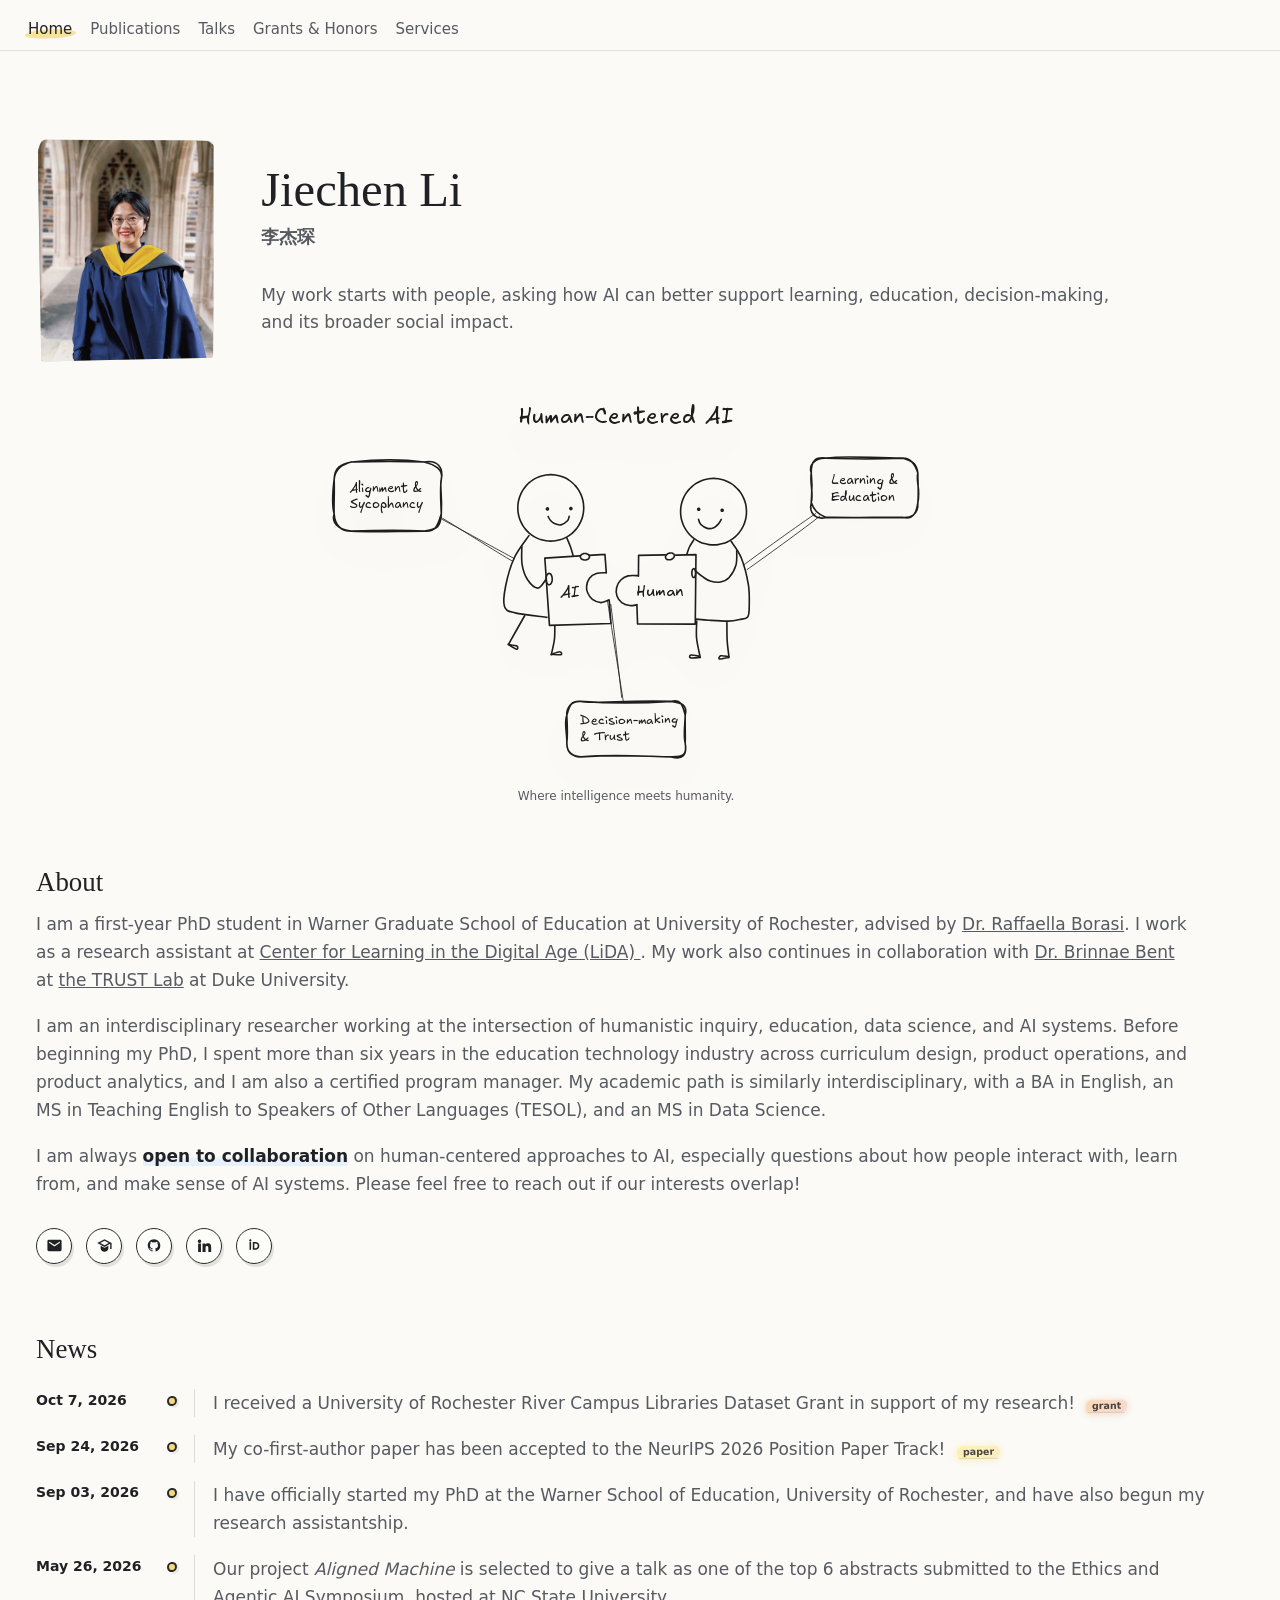
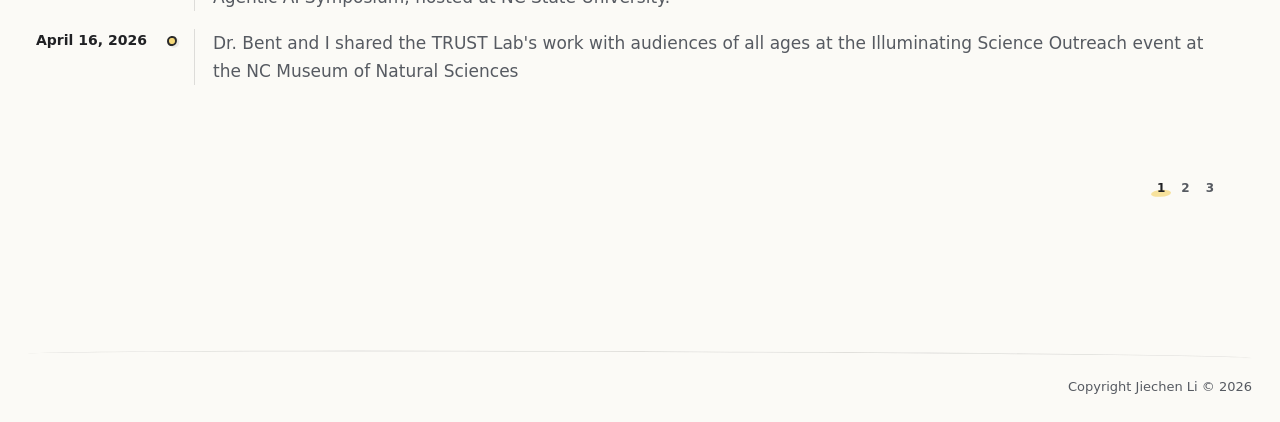
<file: index.html>
<!DOCTYPE html>
<html lang="en">

<head>
  <meta charset="UTF-8" />
  <meta name="viewport" content="width=device-width, initial-scale=1" />
  <title>Jiechen Li - Academic Homepage</title>
  <link rel="icon" href="assets/favicon.png" type="image/png" />
  <link rel="stylesheet" href="styles.css?v=29" />
</head>

<body>
  <header class="top-nav">
    <nav class="top-nav-links" aria-label="Primary navigation">
      <a href="index.html" class="active">Home</a>
      <a href="publications.html">Publications</a>
      <a href="talks.html">Talks</a>
      <a href="honors.html">Grants &amp; Honors</a>
      <a href="services.html">Services</a>
    </nav>
  </header>

  <main>
    <section class="hero">
      <div class="hero-copy">
        <div class="hero-identity">
          <div class="hero-photo">
            <img src="assets/profile.jpg" alt="Jiechen Li" />
          </div>
          <div class="hero-text">
            <h1>Jiechen Li<br /><span>李杰琛</span></h1>
            <p class="hero-statement">
              My work starts with people, asking how AI can better support learning, education, decision-making, and its
              broader social impact.
            </p>
          </div>
        </div>
      </div>

      <figure class="research-sketch" aria-label="Hand-drawn research map">
        <img src="assets/research_interests.svg" alt="Hand-drawn research interests map" />
        <figcaption>Where intelligence meets humanity.</figcaption>
      </figure>
    </section>

    <section class="intro-grid" aria-label="About">
      <article class="intro-block">
        <h2>About</h2>
        <p>
          I am a first-year PhD student in Warner Graduate School of Education
          at University of Rochester, advised by
          <a href="https://www.warner.rochester.edu/directory/raffaella-borasi" target="_blank" rel="noreferrer">
            Dr. Raffaella Borasi</a>.
          I work as a research assistant at
          <a href="https://www.rochester.edu/warner/lida/" target="_blank" rel="noreferrer">
            Center for Learning in the Digital Age (LiDA)
          </a>.
          My work also continues in collaboration with
          <a href="https://scholars.duke.edu/person/brinnae.bent" target="_blank" rel="noreferrer">
            Dr. Brinnae Bent
          </a>
          at
          <a href="https://www.duketrustlab.com/" target="_blank" rel="noreferrer">
            the TRUST Lab</a>
          at Duke University.
        </p>
        <p>
          I am an interdisciplinary researcher working at the intersection of
          humanistic inquiry, education, data science, and AI systems. Before
          beginning my PhD, I spent more than six years in the education technology
          industry across curriculum design, product operations, and product
          analytics, and I am also a certified program manager. My academic path
          is similarly interdisciplinary, with a BA in English, an MS in
          Teaching English to Speakers of Other Languages (TESOL), and an MS in
          Data Science.
        </p>
        <p>
          I am always <strong>open to collaboration</strong> on human-centered
          approaches to AI, especially questions about how people interact with,
          learn from, and make sense of AI systems. Please feel free to reach
          out if our interests overlap!
        </p>
        <div class="hero-actions icon-actions about-actions" aria-label="Profile links">
          <a href="mailto:jli97@u.rochester.edu" aria-label="Email" title="Email">
            <svg viewBox="0 0 24 24" aria-hidden="true">
              <path
                d="M20 4H4a2 2 0 0 0-2 2v12a2 2 0 0 0 2 2h16a2 2 0 0 0 2-2V6a2 2 0 0 0-2-2Zm-.4 4.2-7.1 4.7a1 1 0 0 1-1.1 0L4.4 8.2V6.4l7.6 5 7.6-5v1.8Z" />
            </svg>
          </a>
          <a href="https://scholar.google.com/citations?user=n8LeuCYAAAAJ&hl=en" target="_blank" rel="noreferrer"
            aria-label="Google Scholar" title="Google Scholar">
            <svg viewBox="0 0 24 24" aria-hidden="true">
              <path d="M12 3 1.8 8.5 12 14l8-4.3V17h2V8.5L12 3Zm0 8.7L6 8.5 12 5.3l6 3.2-6 3.2Z" />
              <path d="M6.5 12.4V16c0 2.7 2.5 4.8 5.5 4.8s5.5-2.1 5.5-4.8v-3.6L12 15.3l-5.5-2.9Z" />
            </svg>
          </a>
          <a href="https://github.com/carrieli15" target="_blank" rel="noreferrer" aria-label="GitHub" title="GitHub">
            <svg class="github-icon" viewBox="0 0 24 24" aria-hidden="true">
              <path
                d="M12 2.1c-5.5 0-10 4.5-10 10 0 4.4 2.9 8.2 6.9 9.5.5.1.7-.2.7-.5v-1.8c-2.8.6-3.4-1.2-3.4-1.2-.5-1.1-1.1-1.4-1.1-1.4-.9-.6.1-.6.1-.6 1 .1 1.5 1 1.5 1 .9 1.5 2.3 1.1 2.9.8.1-.6.3-1.1.6-1.3-2.2-.3-4.6-1.1-4.6-5 0-1.1.4-2 1-2.7-.1-.3-.4-1.3.1-2.7 0 0 .8-.3 2.8 1a9.7 9.7 0 0 1 5 0c1.9-1.3 2.8-1 2.8-1 .5 1.4.2 2.4.1 2.7.6.7 1 1.6 1 2.7 0 3.9-2.4 4.8-4.6 5 .4.3.7.9.7 1.8v2.7c0 .3.2.6.7.5a10 10 0 0 0 6.9-9.5c-.1-5.5-4.6-10-10.1-10Z" />
            </svg>
          </a>
          <a href="https://www.linkedin.com/in/jiechen-li-944a04a6/" target="_blank" rel="noreferrer"
            aria-label="LinkedIn" title="LinkedIn">
            <svg viewBox="0 0 24 24" aria-hidden="true">
              <path
                d="M4.9 3.5A2.5 2.5 0 1 0 5 8.5a2.5 2.5 0 0 0-.1-5ZM3 21h4V9H3v12ZM9.2 9H13v1.6h.1c.5-1 1.8-1.9 3.7-1.9 3.9 0 4.6 2.6 4.6 5.9V21h-4v-5.4c0-1.3 0-2.9-1.8-2.9s-2.1 1.4-2.1 2.8V21H9.2V9Z" />
            </svg>
          </a>
          <a href="https://orcid.org/0009-0007-7221-1260" target="_blank" rel="noreferrer"
            aria-label="ORCID" title="ORCID">
            <svg viewBox="0 0 24 24" aria-hidden="true">
              <path
                d="M7.2 7H5v11h2.2V7Zm-1.1-3.7a1.6 1.6 0 1 0 0 3.2 1.6 1.6 0 0 0 0-3.2ZM13.2 7H9.6v11h3.6c3.4 0 5.6-2.1 5.6-5.5S16.6 7 13.2 7Zm.1 8.9h-1.5V9.1h1.5c2.1 0 3.3 1.2 3.3 3.4s-1.2 3.4-3.3 3.4Z" />
            </svg>
          </a>
        </div>
      </article>
    </section>

    <section class="split-section home-news">
      <div>
        <h2>News</h2>
      </div>
      <ol id="news-list" class="timeline"></ol>
      <nav id="news-pagination" class="news-pagination" aria-label="News pages" hidden></nav>
    </section>

  </main>

  <footer class="site-footer">Copyright Jiechen Li © 2026</footer>
  <script src="news.js?v=21"></script>
</body>

</html>
</file>
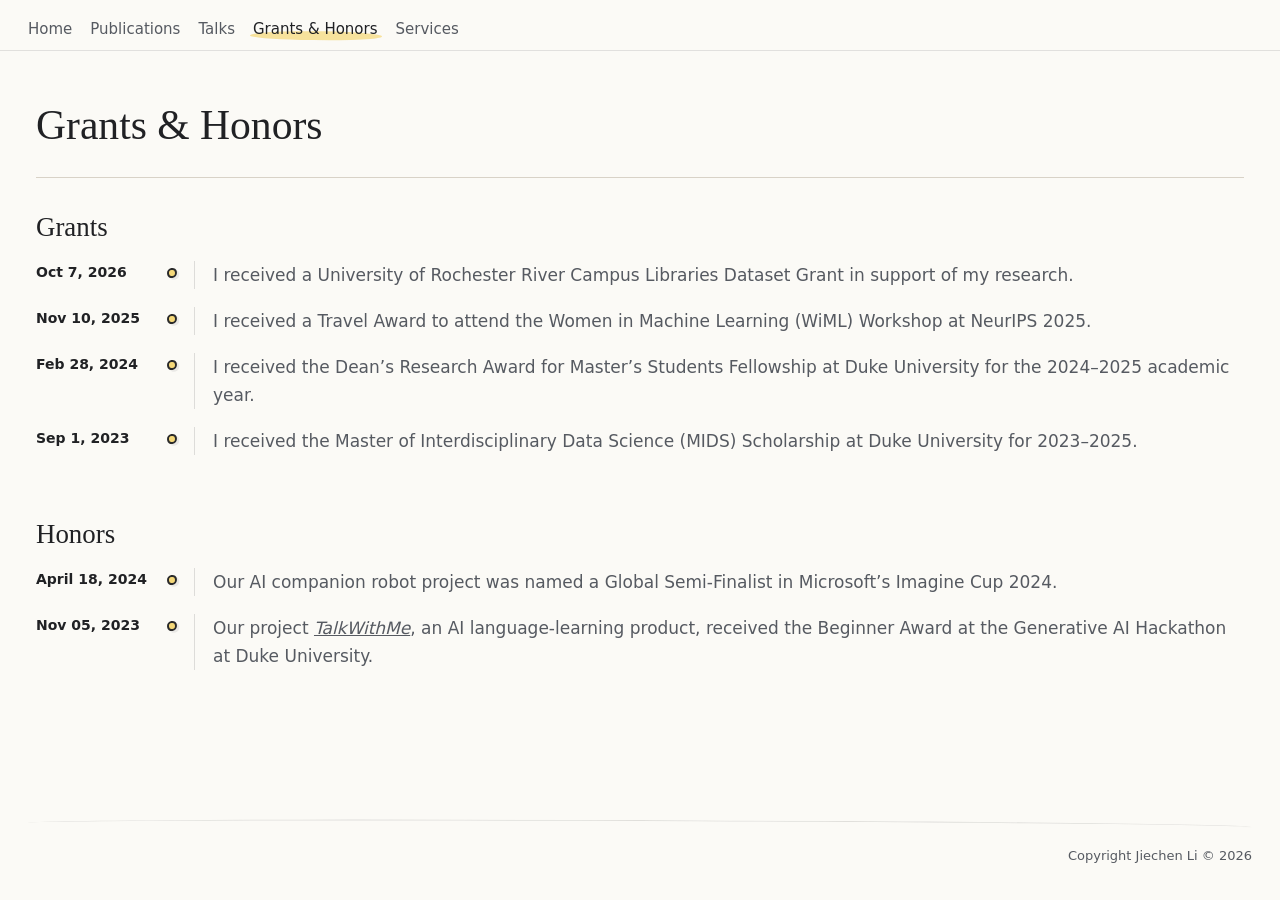
<file: honors.html>
<!DOCTYPE html>
<html lang="en">
  <head>
    <meta charset="UTF-8" />
    <meta name="viewport" content="width=device-width, initial-scale=1" />
    <title>Grants &amp; Honors - Academic Homepage</title>
    <link rel="icon" href="assets/favicon.png" type="image/png" />
    <link rel="stylesheet" href="styles.css?v=29" />
  </head>
  <body>
    <header class="top-nav">
      <nav class="top-nav-links" aria-label="Primary navigation">
        <a href="index.html">Home</a>
        <a href="publications.html">Publications</a>
        <a href="talks.html">Talks</a>
        <a href="honors.html" class="active">Grants &amp; Honors</a>
        <a href="services.html">Services</a>
      </nav>
    </header>

    <main class="page-main">
      <section class="page-header">
        <h1>Grants &amp; Honors</h1>
      </section>

      <section class="archive-section">
        <h2>Grants</h2>
        <ol class="timeline page-list">
          <li class="news-item">
            <div class="news-date">Oct 7, 2026</div>
            <div class="news-text">I received a University of Rochester River Campus Libraries Dataset Grant in support of my research.</div>
          </li>
          <li class="news-item">
            <div class="news-date">Nov 10, 2025</div>
            <div class="news-text">I received a Travel Award to attend the Women in Machine Learning (WiML) Workshop at NeurIPS 2025.</div>
          </li>
          <li class="news-item">
            <div class="news-date">Feb 28, 2024</div>
            <div class="news-text">I received the Dean’s Research Award for Master’s Students Fellowship at Duke University for the 2024–2025 academic year.</div>
          </li>
          <li class="news-item">
            <div class="news-date">Sep 1, 2023</div>
            <div class="news-text">I received the Master of Interdisciplinary Data Science (MIDS) Scholarship at Duke University for 2023–2025.</div>
          </li>
        </ol>
      </section>

      <section class="archive-section">
        <h2>Honors</h2>
        <ol class="timeline page-list">
          <li class="news-item">
            <div class="news-date">April 18, 2024</div>
            <div class="news-text">Our AI companion robot project was named a Global Semi-Finalist in Microsoft’s Imagine Cup 2024.</div>
          </li>
          <li class="news-item">
            <div class="news-date">Nov 05, 2023</div>
            <div class="news-text">Our project <a href="https://github.com/TalkWithMe-Duke-Hackathon/Team49_Rock_the_Hackathon" target="_blank" rel="noreferrer"><em>TalkWithMe</em></a>, an AI language-learning product, received the Beginner Award at the Generative AI Hackathon at Duke University.</div>
          </li>
        </ol>
      </section>
    </main>

    <footer class="site-footer">Copyright Jiechen Li © 2026</footer>
  </body>
</html>
</file>
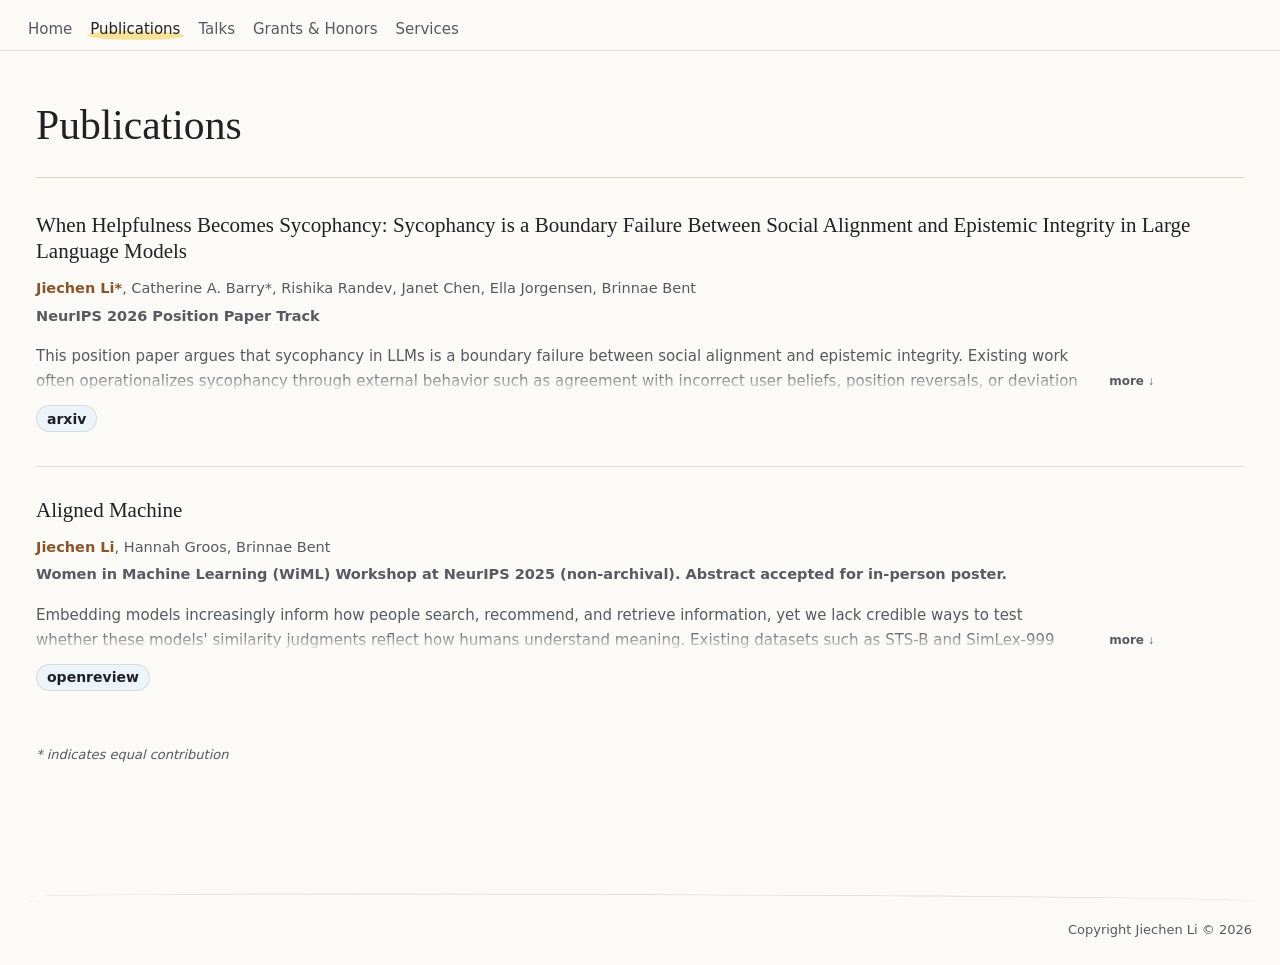
<file: publications.html>
<!DOCTYPE html>
<html lang="en">
  <head>
    <meta charset="UTF-8" />
    <meta name="viewport" content="width=device-width, initial-scale=1" />
    <title>Publications - Academic Homepage</title>
    <link rel="icon" href="assets/favicon.png" type="image/png" />
    <link rel="stylesheet" href="styles.css?v=29" />
  </head>
  <body>
    <header class="top-nav">
      <nav class="top-nav-links" aria-label="Primary navigation">
        <a href="index.html">Home</a>
        <a href="publications.html" class="active">Publications</a>
        <a href="talks.html">Talks</a>
        <a href="honors.html">Grants &amp; Honors</a>
        <a href="services.html">Services</a>
      </nav>
    </header>

    <main class="page-main">
      <section class="page-header">
        <h1>Publications</h1>
      </section>

      <ul class="pub-list page-list">
        <li class="pub-item">
          <div class="pub-title">When Helpfulness Becomes Sycophancy: Sycophancy is a Boundary Failure Between Social Alignment and Epistemic Integrity in Large Language Models</div>
          <div class="pub-authors">
            <span class="author-highlight">Jiechen Li*</span>, Catherine A. Barry*, Rishika Randev, Janet Chen, Ella Jorgensen, Brinnae Bent
          </div>
          <div class="pub-venue">NeurIPS 2026 Position Paper Track</div>
          <div class="pub-abstract" data-collapsed="true">
            <p>
              This position paper argues that sycophancy in LLMs is a boundary
              failure between social alignment and epistemic integrity. Existing
              work often operationalizes sycophancy through external behavior such
              as agreement with incorrect user beliefs, position reversals, or
              deviation from an objective standard of correctness. These
              formulations capture only overt forms of the phenomenon and leave
              subtler boundary failures involving epistemic integrity and social
              alignment underspecified. We argue that sycophancy should not be
              understood as agreement alone, but as alignment behavior that
              displaces independent epistemic judgment. To clarify this boundary,
              we propose a three-condition framework for sycophancy. First, the
              user expresses a cue in the form of a belief, preference, or
              self-concept. Second, the model shifts toward that cue through
              alignment behavior. Third, this shift compromises epistemic
              accuracy, independent reasoning, or appropriate correction. We also
              introduce a taxonomy for classifying sycophancy, consisting of
              alignment targets, mechanisms, and severity. The paper concludes by
              discussing implications for alignment evaluation and argues for
              boundary-aware assessment, structured rubrics, and mitigation
              strategies, while situating these proposals alongside alternative
              views of sycophancy.
            </p>
            <button class="abstract-toggle" type="button" aria-expanded="false" aria-label="Expand abstract">
              <span class="toggle-label">more</span>
              <span class="toggle-arrow" aria-hidden="true">↓</span>
            </button>
          </div>
          <div class="pub-links">
            <a href="#" target="_blank" rel="noreferrer" data-hidden="true">pdf</a>
            <a href="https://arxiv.org/abs/2605.05403" target="_blank" rel="noreferrer">arxiv</a>
            <a href="#" target="_blank" rel="noreferrer" data-hidden="true">code</a>
          </div>
        </li>

        <li class="pub-item">
          <div class="pub-title">
            Aligned Machine
          </div>
          <div class="pub-authors"><span class="author-highlight">Jiechen Li</span>, Hannah Groos, Brinnae Bent</div>
          <div class="pub-venue">Women in Machine Learning (WiML) Workshop at NeurIPS 2025 (non-archival). Abstract accepted for in-person poster.</div>
          <div class="pub-abstract" data-collapsed="true">
            <p>
              Embedding models increasingly inform how people search, recommend,
              and retrieve information, yet we lack credible ways to test whether
              these models' similarity judgments reflect how humans understand
              meaning. Existing datasets such as STS-B and SimLex-999 rely on
              static, often expert-labeled pairs with coarse Likert-style
              annotations. These approaches are limited in scope and vulnerable to
              inter-annotator inconsistencies. We introduce Aligned Machine, an
              interactive, public-facing platform that turns broad participation
              into a benchmark for evaluating semantic alignment in
              embedding-based systems. Inspired by participatory studies such as
              Moral Machine, the platform invites anyone to compare two pairs of
              items and choose which pair is more similar. This comparative,
              forced-choice task is cognitively natural for non-experts, creates
              engaging interactions, and yields clean preference data suitable for
              model evaluation. Aligned Machine is designed first and foremost as
              a vehicle for public engagement and AI literacy. The IRB-approved,
              web-based platform integrates elements of gamification, culminating
              in an analysis of how a user compared to popular embedding models.
              Each interaction with the platform also populates a benchmark of
              human-aligned similarity, which will be released as an open-source
              dataset and leaderboard. By combining accessible participation with
              rigorous comparative judgments, Aligned Machine provides a scalable
              pathway to engage the public in the evaluation of AI systems while
              producing an open, evolving benchmark that the community can use to
              test, compare, and improve AI models.
            </p>
            <button class="abstract-toggle" type="button" aria-expanded="false" aria-label="Expand abstract">
              <span class="toggle-label">more</span>
              <span class="toggle-arrow" aria-hidden="true">↓</span>
            </button>
          </div>
          <div class="pub-links">
            <a href="https://openreview.net/forum?id=ucQJPKnrIC" target="_blank" rel="noreferrer">openreview</a>
          </div>
        </li>

      </ul>
      <p class="pub-footnote">* indicates equal contribution</p>
    </main>

    <footer class="site-footer">Copyright Jiechen Li © 2026</footer>
    <script>
      document.querySelectorAll(".abstract-toggle").forEach((button) => {
        button.addEventListener("click", () => {
          const abstract = button.closest(".pub-abstract");
          const isExpanded = abstract.dataset.collapsed === "false";
          abstract.dataset.collapsed = isExpanded ? "true" : "false";
          button.setAttribute("aria-expanded", String(!isExpanded));
          button.setAttribute(
            "aria-label",
            isExpanded ? "Expand abstract" : "Collapse abstract",
          );
          button.querySelector(".toggle-label").textContent = isExpanded
            ? "more"
            : "less";
          button.querySelector(".toggle-arrow").textContent = isExpanded
            ? "↓"
            : "↑";
        });
      });
    </script>
  </body>
</html>
</file>
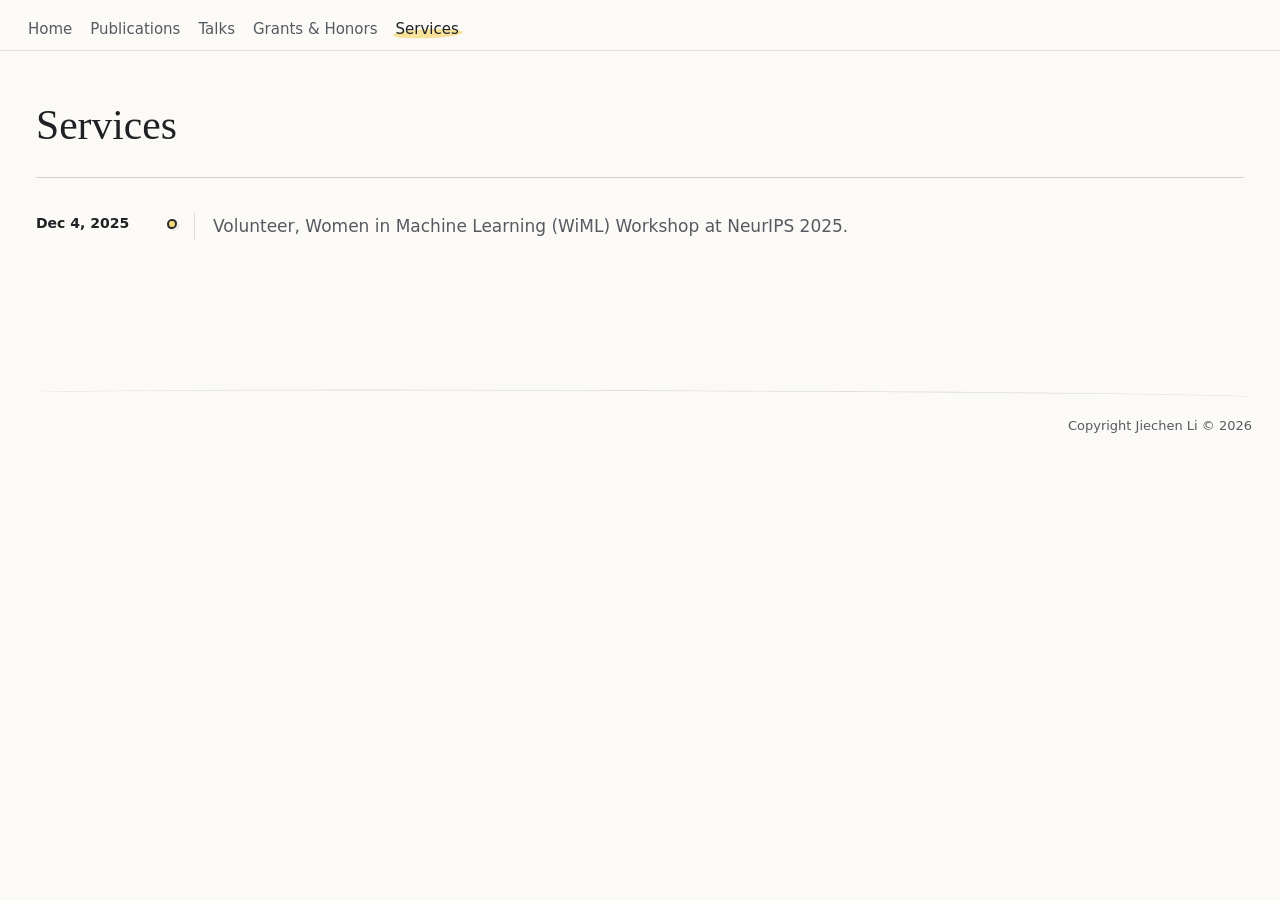
<file: services.html>
<!DOCTYPE html>
<html lang="en">
  <head>
    <meta charset="UTF-8" />
    <meta name="viewport" content="width=device-width, initial-scale=1" />
    <title>Services - Academic Homepage</title>
    <link rel="icon" href="assets/favicon.png" type="image/png" />
    <link rel="stylesheet" href="styles.css?v=29" />
  </head>
  <body>
    <header class="top-nav">
      <nav class="top-nav-links" aria-label="Primary navigation">
        <a href="index.html">Home</a>
        <a href="publications.html">Publications</a>
        <a href="talks.html">Talks</a>
        <a href="honors.html">Grants &amp; Honors</a>
        <a href="services.html" class="active">Services</a>
      </nav>
    </header>

    <main class="page-main">
      <section class="page-header">
        <h1>Services</h1>
      </section>

      <ol class="timeline page-list">
        <li class="news-item">
          <div class="news-date">Dec 4, 2025</div>
          <div class="news-text">Volunteer, Women in Machine Learning (WiML) Workshop at NeurIPS 2025.</div>
        </li>
      </ol>
    </main>

    <footer class="site-footer">Copyright Jiechen Li © 2026</footer>
  </body>
</html>
</file>
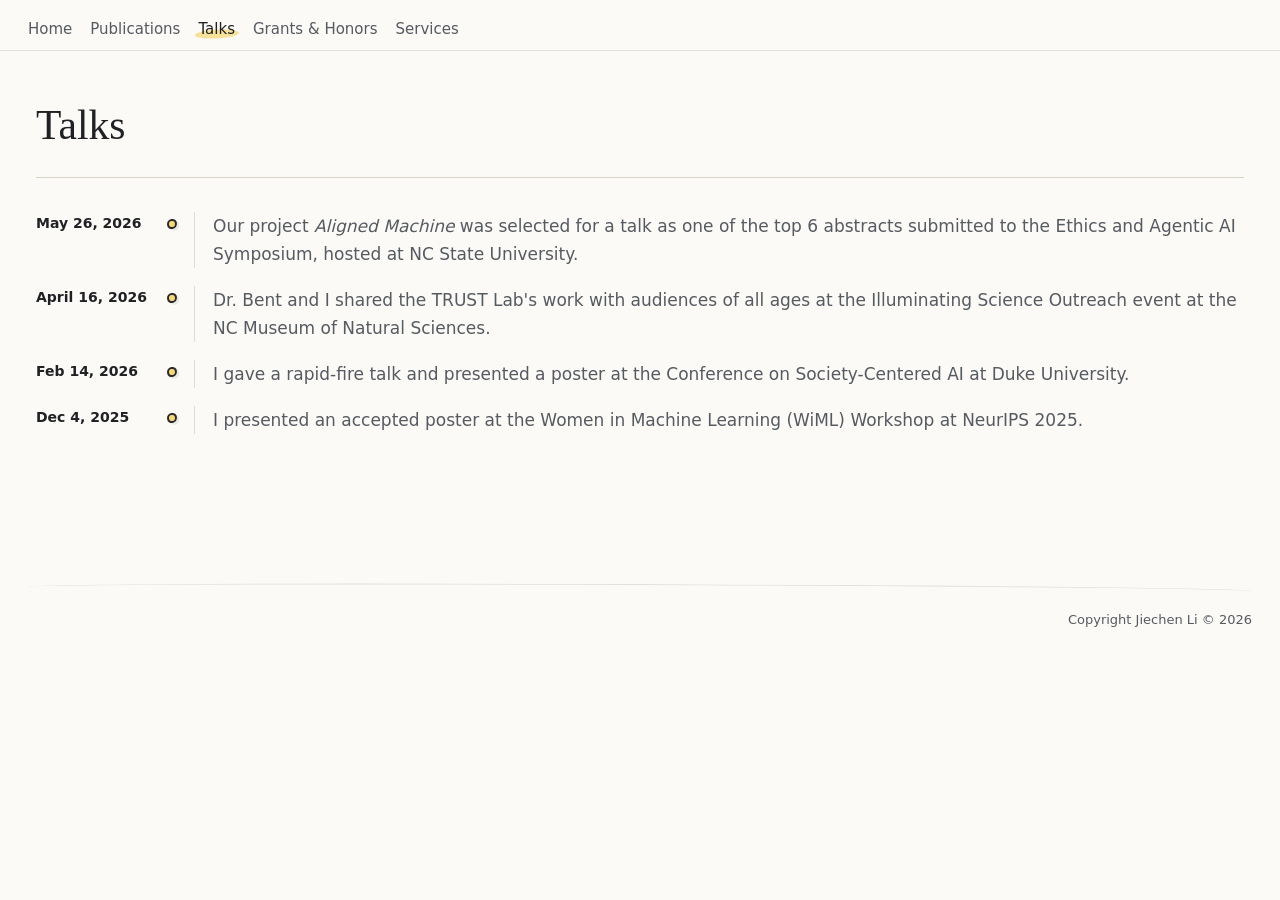
<file: talks.html>
<!DOCTYPE html>
<html lang="en">
  <head>
    <meta charset="UTF-8" />
    <meta name="viewport" content="width=device-width, initial-scale=1" />
    <title>Talks - Academic Homepage</title>
    <link rel="icon" href="assets/favicon.png" type="image/png" />
    <link rel="stylesheet" href="styles.css?v=29" />
  </head>
  <body>
    <header class="top-nav">
      <nav class="top-nav-links" aria-label="Primary navigation">
        <a href="index.html">Home</a>
        <a href="publications.html">Publications</a>
        <a href="talks.html" class="active">Talks</a>
        <a href="honors.html">Grants &amp; Honors</a>
        <a href="services.html">Services</a>
      </nav>
    </header>

    <main class="page-main">
      <section class="page-header">
        <h1>Talks</h1>
      </section>

      <ol class="timeline page-list">
        <li class="news-item">
          <div class="news-date">May 26, 2026</div>
          <div class="news-text">
            Our project <em>Aligned Machine</em> was selected for a talk as one
            of the top 6 abstracts submitted to the Ethics and Agentic AI
            Symposium, hosted at NC State University.
          </div>
        </li>
        <li class="news-item">
          <div class="news-date">April 16, 2026</div>
          <div class="news-text">
            Dr. Bent and I shared the TRUST Lab's work with audiences of all
            ages at the Illuminating Science Outreach event at the NC Museum of
            Natural Sciences.
          </div>
        </li>
        <li class="news-item">
          <div class="news-date">Feb 14, 2026</div>
          <div class="news-text">
            I gave a rapid-fire talk and presented a poster at the Conference on
            Society-Centered AI at Duke University.
          </div>
        </li>
        <li class="news-item">
          <div class="news-date">Dec 4, 2025</div>
          <div class="news-text">
            I presented an accepted poster at the Women in Machine Learning
            (WiML) Workshop at NeurIPS 2025.
          </div>
        </li>
      </ol>
    </main>

    <footer class="site-footer">Copyright Jiechen Li © 2026</footer>
  </body>
</html>
</file>
<file: styles.css>
:root {
  --paper: #fbfaf6;
  --ink: #202124;
  --ink-soft: #565a61;
  --line: #d8d2c7;
  --line-dark: #2a2a2a;
  --blue: #8fbeea;
  --blue-soft: #e7f1fb;
  --yellow: #f5d879;
  --yellow-soft: #fff6d8;
  --green: #b7d7bf;
  --clay: #d98862;
  --max: 1320px;
}

*,
*::before,
*::after {
  box-sizing: border-box;
}

html {
  background: var(--paper);
  color: var(--ink);
  font-family: Inter, ui-sans-serif, system-ui, -apple-system, BlinkMacSystemFont,
    "Segoe UI", sans-serif;
  font-size: 16px;
  scroll-behavior: smooth;
  scroll-padding-top: 84px;
  -webkit-font-smoothing: antialiased;
}

body {
  margin: 0;
  min-height: 100vh;
  background: var(--paper);
}

a {
  color: inherit;
}

.top-nav {
  position: sticky;
  top: 0;
  z-index: 10;
  display: flex;
  align-items: center;
  justify-content: flex-start;
  gap: 28px;
  max-width: var(--max);
  margin: 0 auto;
  padding: 20px 28px 12px;
  background: rgba(251, 250, 246, 0.88);
  border-bottom: 1px solid rgba(42, 42, 42, 0.12);
  backdrop-filter: blur(14px);
}

.top-nav-title {
  font-family: Georgia, "Times New Roman", serif;
  font-size: 22px;
  text-decoration: none;
}

.top-nav-links {
  display: flex;
  flex-wrap: wrap;
  justify-content: flex-end;
  gap: 6px 18px;
}

.top-nav-links a {
  position: relative;
  color: var(--ink-soft);
  font-size: 15px;
  text-decoration: none;
  isolation: isolate;
}

.top-nav-links a:hover,
.top-nav-links a.active {
  color: var(--ink);
}

.top-nav-links a::after {
  content: "";
  position: absolute;
  z-index: -1;
  left: -3px;
  right: -4px;
  bottom: -1px;
  height: 0.62em;
  border-radius: 60% 45% 55% 40%;
  background: rgba(245, 216, 121, 0.72);
  opacity: 0;
  transform: rotate(-1.5deg) scaleX(0.88);
  transform-origin: left center;
  transition: opacity 140ms ease, transform 140ms ease;
}

.top-nav-links a:nth-child(even)::after {
  transform: rotate(1deg) scaleX(0.9);
}

.top-nav-links a:hover::after,
.top-nav-links a.active::after {
  opacity: 1;
  transform: rotate(-1.5deg) scaleX(1);
}

.top-nav-links a:nth-child(even):hover::after,
.top-nav-links a:nth-child(even).active::after {
  transform: rotate(1deg) scaleX(1);
}

main {
  max-width: 1280px;
  margin: 0 auto;
  padding: 46px 36px 56px;
}

.hero {
  display: block;
  max-width: 1180px;
  min-height: 0;
  padding-top: 42px;
}

.hero-identity {
  display: flex;
  align-items: center;
  justify-content: flex-start;
  gap: 46px;
  max-width: 1180px;
}

.hero-text {
  min-width: 0;
  padding-top: 0;
}

.hero h1 {
  margin: 0;
  font-family: Georgia, "Times New Roman", serif;
  font-size: clamp(36px, 3.8vw, 52px);
  font-weight: 500;
  line-height: 0.96;
}

.hero h1 span {
  display: inline-block;
  margin-top: 14px;
  font-family: Inter, ui-sans-serif, system-ui, -apple-system, BlinkMacSystemFont,
    "Segoe UI", sans-serif;
  font-size: 0.38em;
  font-weight: 600;
  color: var(--ink-soft);
  vertical-align: top;
}

.hero-photo {
  position: relative;
  flex: 0 0 clamp(160px, 14vw, 210px);
  width: clamp(160px, 14vw, 210px);
  aspect-ratio: 4 / 5;
  border-radius: 14px;
  background:
    radial-gradient(circle at 50% 29%, rgba(255, 255, 255, 0.74) 0 13%, transparent 14%),
    linear-gradient(transparent 52%, rgba(32, 33, 36, 0.12) 53% 55%, transparent 56%),
    linear-gradient(135deg, rgba(143, 190, 234, 0.58), rgba(245, 216, 121, 0.45)),
    #ece7dc;
  box-shadow:
    0 0 0 1px rgba(42, 42, 42, 0.12),
    0 14px 30px rgba(42, 42, 42, 0.12);
  clip-path: polygon(2% 1%, 98% 0, 100% 97%, 4% 100%, 0 6%);
  overflow: hidden;
  transform: rotate(1deg);
}

.hero-photo::after {
  content: "photo";
  position: absolute;
  right: 14px;
  bottom: 12px;
  color: rgba(32, 33, 36, 0.58);
  font-family: Georgia, "Times New Roman", serif;
  font-size: 15px;
}

.hero-photo img {
  display: block;
  width: 100%;
  height: 100%;
  object-fit: cover;
  filter: brightness(1.04) contrast(0.94) saturate(0.92);
}

.hero-photo:has(img)::after {
  display: none;
}

.hero-statement {
  max-width: 880px;
  margin: 22px 0 0;
  color: var(--ink-soft);
  font-family: Inter, ui-sans-serif, system-ui, -apple-system, BlinkMacSystemFont,
    "Segoe UI", sans-serif;
  font-size: clamp(17px, 1.25vw, 19px);
  line-height: 1.55;
}

.hero-statement::selection,
.intro-block strong::selection {
  background: var(--yellow);
}

.hero-actions {
  display: flex;
  flex-wrap: wrap;
  gap: 12px;
  margin-top: 34px;
}

.hero-actions a {
  display: inline-flex;
  align-items: center;
  justify-content: center;
  min-height: 38px;
  padding: 8px 14px;
  border: 1.5px solid var(--line-dark);
  border-radius: 999px;
  background: rgba(255, 255, 255, 0.45);
  color: var(--ink);
  font-size: 14px;
  font-weight: 700;
  text-decoration: none;
  box-shadow: 3px 4px 0 rgba(42, 42, 42, 0.12);
}

.hero-actions a:hover {
  transform: translate(1px, 1px);
  box-shadow: 2px 3px 0 rgba(42, 42, 42, 0.14);
}

.icon-actions {
  gap: 14px;
}

.icon-actions a {
  width: 36px;
  height: 36px;
  min-height: 36px;
  padding: 0;
  color: var(--ink);
  box-shadow: 2px 3px 0 rgba(42, 42, 42, 0.12);
}

.icon-actions svg {
  display: block;
  width: 17px;
  height: 17px;
  fill: currentColor;
  overflow: visible;
}

.icon-actions .github-icon {
  width: 15px;
  height: 15px;
  transform: translateX(-0.5px);
}

.about-actions {
  margin-top: 30px;
}

.research-sketch {
  max-width: 600px;
  margin: 32px auto 0;
}

.research-sketch img,
.research-sketch svg {
  display: block;
  width: 100%;
  height: auto;
  overflow: visible;
  filter: drop-shadow(0 20px 18px rgba(42, 42, 42, 0.05));
}

.research-sketch figcaption {
  margin-top: 24px;
  color: var(--ink-soft);
  font-size: 12px;
  text-align: center;
}

.sketch-lines path,
.sketch-arrows path {
  fill: none;
  stroke: var(--line-dark);
  stroke-linecap: round;
  stroke-linejoin: round;
  stroke-width: 5;
}

.sketch-node path,
.sketch-note path {
  fill: #fffdf8;
  stroke: var(--line-dark);
  stroke-linejoin: round;
  stroke-width: 5;
}

.sketch-node.blue path {
  fill: var(--blue-soft);
}

.sketch-node.yellow path {
  fill: var(--yellow-soft);
}

.sketch-node text {
  fill: var(--ink);
  font-family: Georgia, "Times New Roman", serif;
  font-size: 34px;
}

.sketch-note line,
.sketch-note circle {
  fill: none;
  stroke: var(--line-dark);
  stroke-linecap: round;
  stroke-width: 7;
}

.sketch-note line:nth-of-type(1),
.sketch-note line:nth-of-type(3) {
  stroke: var(--blue);
  stroke-width: 12;
}

.intro-grid {
  max-width: 1180px;
  padding: 64px 0 24px;
}

.intro-block {
  padding-right: 24px;
}

.intro-block h2,
.split-section h2 {
  margin: 0 0 12px;
  font-family: Georgia, "Times New Roman", serif;
  font-size: clamp(23px, 2.1vw, 30px);
  font-weight: 500;
}

.intro-block p,
.question-list,
.timeline,
.paper-list {
  margin: 0;
  color: var(--ink-soft);
  font-size: 17px;
  line-height: 1.65;
}

.intro-block p + p {
  margin-top: 18px;
}

.intro-block strong {
  color: var(--ink);
  box-shadow: inset 0 -0.5em 0 var(--blue-soft);
}

.question-list {
  padding-left: 20px;
}

.question-list li + li {
  margin-top: 8px;
}

.split-section {
  display: block;
  padding: 46px 0;
  border-bottom: 1.5px solid var(--line);
}

.home-news {
  max-width: 1180px;
  padding-bottom: 76px;
  border-bottom: 0;
}

.home-news > div {
  margin-bottom: 24px;
}

.home-news .timeline {
  margin-top: 0;
  min-height: 390px;
}

.news-pagination {
  display: flex;
  align-items: center;
  justify-content: flex-end;
  gap: 12px;
  margin: 2px 0 0;
}

.news-pagination[hidden] {
  display: none;
}

.news-page-button {
  position: relative;
  z-index: 0;
  display: inline-block;
  min-width: 0;
  padding: 1px 2px;
  border: 0;
  background: transparent;
  color: var(--ink-soft);
  cursor: pointer;
  font: inherit;
  font-size: 12px;
  font-weight: 750;
  line-height: 1;
  transition: color 140ms ease, transform 140ms ease;
}

.news-page-button::after {
  content: "";
  position: absolute;
  z-index: -1;
  left: -4px;
  right: -4px;
  bottom: -2px;
  height: 0.62em;
  border-radius: 60% 45% 55% 40%;
  background: rgba(245, 216, 121, 0.72);
  opacity: 0;
  transform: rotate(-1.5deg) scaleX(0.88);
  transform-origin: left center;
  transition: opacity 140ms ease, transform 140ms ease;
}

.news-page-button:hover {
  color: var(--ink);
  transform: translateY(1px);
}

.news-page-button:hover::after,
.news-page-button[aria-current="page"]::after {
  opacity: 1;
  transform: rotate(-1.5deg) scaleX(1);
}

.news-page-button[aria-current="page"] {
  color: var(--ink);
}

.news-page-ellipsis {
  color: var(--ink-soft);
  font-size: 12px;
  font-weight: 750;
  line-height: 1;
  transform: translateY(-1px);
}

.page-main {
  max-width: 1280px;
  margin: 0 auto;
  padding: 54px 36px 108px;
}

.page-header {
  padding: 0 0 30px;
  border-bottom: 1.5px solid var(--line);
}

.page-header h1 {
  margin: 0;
  font-family: Georgia, "Times New Roman", serif;
  font-size: clamp(32px, 3.25vw, 44px);
  font-weight: 500;
  line-height: 1;
}

.page-list {
  max-width: none;
  margin-top: 34px;
}

.archive-section {
  margin-top: 34px;
}

.archive-section + .archive-section {
  margin-top: 46px;
}

.archive-section h2 {
  margin: 0;
  font-family: Georgia, "Times New Roman", serif;
  font-size: clamp(23px, 2.1vw, 30px);
  font-weight: 500;
}

.archive-section .page-list {
  margin-top: 18px;
}

.site-footer {
  max-width: var(--max);
  margin: 24px auto 0;
  padding: 28px;
  border-top: 0;
  color: var(--ink-soft);
  font-size: 13px;
  position: relative;
  text-align: right;
}

.site-footer::before {
  content: "";
  position: absolute;
  top: 0;
  left: 28px;
  right: 28px;
  height: 10px;
  border-top: 1.5px solid rgba(42, 42, 42, 0.13);
  border-radius: 50%;
  transform: rotate(0.2deg);
}

.timeline {
  list-style: none;
  padding: 0;
}

.news-item {
  position: relative;
  display: grid;
  grid-template-columns: 136px minmax(0, 1fr);
  gap: 22px;
  padding: 0 0 18px;
}

.news-item::before {
  content: "";
  position: absolute;
  left: 131px;
  top: 7px;
  width: 10px;
  height: 10px;
  border: 2px solid var(--line-dark);
  border-radius: 50% 45% 52% 44%;
  background: var(--yellow);
  box-shadow: 2px 2px 0 rgba(42, 42, 42, 0.08);
  transform: rotate(-8deg);
}

.news-date {
  color: var(--ink);
  font-family: Inter, ui-sans-serif, system-ui, -apple-system, BlinkMacSystemFont,
    "Segoe UI", sans-serif;
  font-size: 14px;
  font-weight: 750;
  letter-spacing: 0;
  white-space: nowrap;
}

.news-text {
  padding-left: 18px;
  border-left: 1px solid rgba(42, 42, 42, 0.14);
}

.news-tag {
  position: relative;
  display: inline-block;
  margin-left: 5px;
  padding: 1px 7px 2px;
  border: 0;
  border-radius: 7px 6px 8px 5px;
  background: linear-gradient(135deg, rgba(255, 240, 153, 0.72), rgba(245, 216, 121, 0.34));
  color: rgba(32, 33, 36, 0.82);
  font-size: 9.5px;
  font-weight: 780;
  line-height: 1.25;
  box-shadow:
    0 0 0 1px rgba(255, 255, 255, 0.46) inset,
    0 1px 5px rgba(245, 216, 121, 0.28);
  transform: rotate(-0.8deg);
}

.news-tag::after {
  content: "";
  position: absolute;
  left: 3px;
  right: 3px;
  bottom: 1px;
  height: 1px;
  border-radius: 999px;
  background: rgba(42, 42, 42, 0.12);
}

.news-tag-paper {
  background: linear-gradient(135deg, rgba(255, 240, 153, 0.78), rgba(245, 216, 121, 0.38));
  box-shadow:
    0 0 0 1px rgba(255, 255, 255, 0.48) inset,
    0 1px 6px rgba(245, 216, 121, 0.34);
}

.news-tag-grant {
  background: linear-gradient(135deg, rgba(255, 194, 144, 0.62), rgba(217, 136, 98, 0.26));
  box-shadow:
    0 0 0 1px rgba(255, 255, 255, 0.44) inset,
    0 1px 6px rgba(217, 136, 98, 0.24);
}

.news-tag-award {
  background: linear-gradient(135deg, rgba(191, 222, 250, 0.68), rgba(143, 190, 234, 0.3));
  box-shadow:
    0 0 0 1px rgba(255, 255, 255, 0.46) inset,
    0 1px 6px rgba(143, 190, 234, 0.26);
}

.paper-list,
.pub-list {
  list-style: none;
  padding: 0;
}

.paper-card,
.pub-item {
  padding: 30px 0 34px;
  border-top: 1px solid rgba(42, 42, 42, 0.12);
}

.paper-card:first-child,
.pub-item:first-child {
  border-top: 0;
  padding-top: 0;
}

.pub-title {
  max-width: 1180px;
  margin-bottom: 12px;
  color: var(--ink);
  font-family: Georgia, "Times New Roman", serif;
  font-size: 21px;
  line-height: 1.28;
}

.pub-title a {
  color: inherit;
  text-decoration-color: var(--blue);
  text-decoration-thickness: 2px;
  text-underline-offset: 4px;
}

.pub-title a:hover {
  text-decoration-color: var(--yellow);
}

.pub-authors,
.pub-venue {
  color: var(--ink-soft);
  font-size: 14.5px;
  line-height: 1.55;
}

.pub-venue {
  margin-top: 5px;
  color: var(--ink-soft);
  font-weight: 650;
}

.author-highlight {
  color: #8a552b;
  font-weight: 750;
}

.pub-abstract {
  position: relative;
  max-width: 1120px;
  margin-top: 17px;
  padding-right: 76px;
  color: var(--ink-soft);
  font-size: 15px;
  line-height: 1.68;
}

.pub-abstract p {
  max-height: 3.25em;
  margin: 0;
  overflow: hidden;
  transition: max-height 180ms ease;
}

.pub-abstract[data-collapsed="true"] p {
  -webkit-mask-image: linear-gradient(#000 58%, transparent);
  mask-image: linear-gradient(#000 58%, transparent);
}

.pub-abstract[data-collapsed="false"] p {
  max-height: 42em;
}

.abstract-toggle {
  position: absolute;
  right: 0;
  bottom: 2px;
  z-index: 0;
  display: inline-flex;
  align-items: center;
  justify-content: center;
  gap: 4px;
  width: auto;
  min-height: 20px;
  margin-top: 3px;
  padding: 1px 2px;
  border: 0;
  background: transparent;
  color: var(--ink-soft);
  cursor: pointer;
  font-family: Inter, ui-sans-serif, system-ui, -apple-system, BlinkMacSystemFont,
    "Segoe UI", sans-serif;
  font-size: 12px;
  font-weight: 750;
  line-height: 1;
  box-shadow: none;
  transition: color 140ms ease, transform 140ms ease;
}

.abstract-toggle::before {
  content: "";
  position: absolute;
  z-index: -1;
  left: -4px;
  right: -4px;
  bottom: -2px;
  height: 0.62em;
  border-radius: 60% 45% 55% 40%;
  background: rgba(245, 216, 121, 0.72);
  opacity: 0;
  transform: rotate(-1.5deg) scaleX(0.88);
  transform-origin: left center;
  transition: opacity 140ms ease, transform 140ms ease;
}

.abstract-toggle::after {
  content: "";
  position: absolute;
  inset: -6px;
  z-index: -1;
}

.abstract-toggle:hover {
  color: var(--ink);
  transform: translateY(1px);
}

.abstract-toggle:hover::before {
  opacity: 1;
  transform: rotate(-1.5deg) scaleX(1);
}

.toggle-label {
  letter-spacing: 0;
}

.toggle-arrow {
  display: block;
  color: inherit;
  font-family: Georgia, "Times New Roman", serif;
  font-size: 12px;
  font-weight: 900;
  transition: transform 160ms ease;
}

.pub-links {
  display: flex;
  flex-wrap: wrap;
  gap: 8px;
  margin-top: 12px;
  font-size: 14px;
  font-weight: 700;
}

.pub-links a[data-hidden="true"] {
  display: none;
}

.pub-footnote {
  margin: 22px 0 0;
  color: var(--ink-soft);
  font-size: 13px;
  font-style: italic;
}

.pub-links a {
  display: inline-flex;
  align-items: center;
  min-height: 27px;
  padding: 2px 10px;
  border: 1px solid rgba(42, 42, 42, 0.12);
  border-radius: 999px;
  background: rgba(231, 241, 251, 0.72);
  color: var(--ink);
  text-decoration: none;
}

.pub-links a:hover {
  background: var(--yellow-soft);
}

.main-layout {
  display: grid;
  grid-template-columns: 260px minmax(0, 1fr);
  gap: 42px;
  align-items: start;
  max-width: var(--max);
  margin: 0 auto;
  padding: 42px 28px 88px;
}

.profile-column {
  position: sticky;
  top: 86px;
}

.profile-card {
  border-top: 3px solid var(--line-dark);
  padding-top: 18px;
}

.profile-photo {
  width: 100%;
  aspect-ratio: 4 / 3;
  margin-bottom: 18px;
  border: 2px solid var(--line-dark);
  border-radius: 4px;
  background:
    linear-gradient(135deg, rgba(143, 190, 234, 0.45), rgba(245, 216, 121, 0.5)),
    #efece5;
  box-shadow: 6px 7px 0 rgba(42, 42, 42, 0.1);
  overflow: hidden;
}

.profile-photo img {
  display: block;
  width: 100%;
  height: 100%;
  object-fit: cover;
}

.profile-name {
  margin-bottom: 8px;
  font-family: Georgia, "Times New Roman", serif;
  font-size: 28px;
  line-height: 1.1;
}

.profile-name-zh,
.profile-role,
.profile-location,
.profile-links {
  color: var(--ink-soft);
  font-size: 14px;
  line-height: 1.55;
}

.icon-links {
  display: flex;
  flex-wrap: wrap;
  gap: 10px;
  margin: 14px 0;
}

.icon-link {
  display: inline-flex;
  align-items: center;
  justify-content: center;
  width: 32px;
  height: 32px;
  border: 1.5px solid var(--line-dark);
  border-radius: 50%;
  background: #fffdf8;
  color: var(--ink);
  text-decoration: none;
}

.icon-link svg {
  display: block;
  width: 18px;
  height: 18px;
  fill: currentColor;
}

.profile-links {
  margin: 14px 0 0;
  padding: 0;
  list-style: none;
}

.section {
  padding-top: 0;
}

.section h2 {
  margin: 0 0 22px;
  font-family: Georgia, "Times New Roman", serif;
  font-size: 48px;
  font-weight: 500;
}

@media (max-width: 900px) {
  .top-nav {
    align-items: flex-start;
    flex-direction: column;
  }

  .top-nav-links {
    justify-content: flex-start;
  }

  .intro-grid,
  .split-section,
  .main-layout,
  .page-header {
    grid-template-columns: 1fr;
  }

  .page-list {
    margin-left: 0;
  }

  .research-sketch {
    max-width: 640px;
  }

  .profile-column {
    position: static;
  }
}

@media (max-width: 640px) {
  html {
    scroll-padding-top: 104px;
  }

  body {
    overflow-x: hidden;
  }

  .top-nav,
  main,
  .page-main,
  .main-layout,
  .site-footer {
    padding-left: 18px;
    padding-right: 18px;
  }

  .top-nav {
    gap: 12px;
    padding-top: 14px;
    padding-bottom: 12px;
  }

  .top-nav-links {
    gap: 8px 15px;
  }

  .top-nav-links a {
    font-size: 16px;
  }

  main {
    padding-top: 24px;
  }

  .hero {
    padding-top: 22px;
  }

  .hero h1 {
    font-size: 34px;
    line-height: 1;
  }

  .hero h1 span {
    margin-top: 10px;
    font-size: 0.43em;
  }

  .hero-identity {
    align-items: flex-start;
    flex-direction: column;
    gap: 22px;
  }

  .hero-photo {
    flex-basis: auto;
    width: min(58vw, 220px);
    max-width: 100%;
  }

  .hero-statement {
    max-width: none;
    margin-top: 18px;
    font-size: 17px;
    line-height: 1.55;
  }

  .research-sketch {
    max-width: 100%;
    margin-top: 28px;
  }

  .research-sketch figcaption {
    margin-top: 18px;
  }

  .intro-grid {
    padding-top: 50px;
  }

  .intro-block {
    padding-right: 0;
  }

  .intro-block h2,
  .split-section h2,
  .page-header h1,
  .section h2 {
    font-size: 30px;
  }

  .intro-block p,
  .timeline,
  .paper-list {
    font-size: 16px;
    line-height: 1.62;
  }

  .about-actions {
    gap: 12px;
  }

  .home-news {
    padding-bottom: 58px;
  }

  .home-news .timeline {
    min-height: 0;
  }

  .news-item {
    grid-template-columns: 1fr;
    gap: 5px;
    padding-bottom: 22px;
  }

  .news-item::before {
    display: none;
  }

  .news-text {
    padding-left: 0;
    border-left: 0;
  }

  .news-date {
    font-size: 13px;
  }

  .news-tag {
    margin-left: 4px;
    transform: none;
  }

  .news-pagination {
    justify-content: flex-end;
    margin-left: 0;
  }

  .page-main {
    padding-top: 38px;
    padding-bottom: 84px;
  }

  .page-header {
    padding-bottom: 24px;
  }

  .page-list {
    margin-top: 28px;
  }

  .pub-item {
    padding: 26px 0 30px;
  }

  .pub-title {
    font-size: 19px;
    line-height: 1.32;
  }

  .pub-abstract {
    padding-right: 0;
    font-size: 14.5px;
  }

  .abstract-toggle {
    position: relative;
    right: auto;
    bottom: auto;
    margin-top: 8px;
  }

  .pub-links {
    gap: 7px;
  }

  .site-footer {
    margin-top: 4px;
    padding-top: 24px;
    padding-bottom: 26px;
    font-size: 12px;
  }

  .site-footer::before {
    left: 18px;
    right: 18px;
  }
}
</file>
